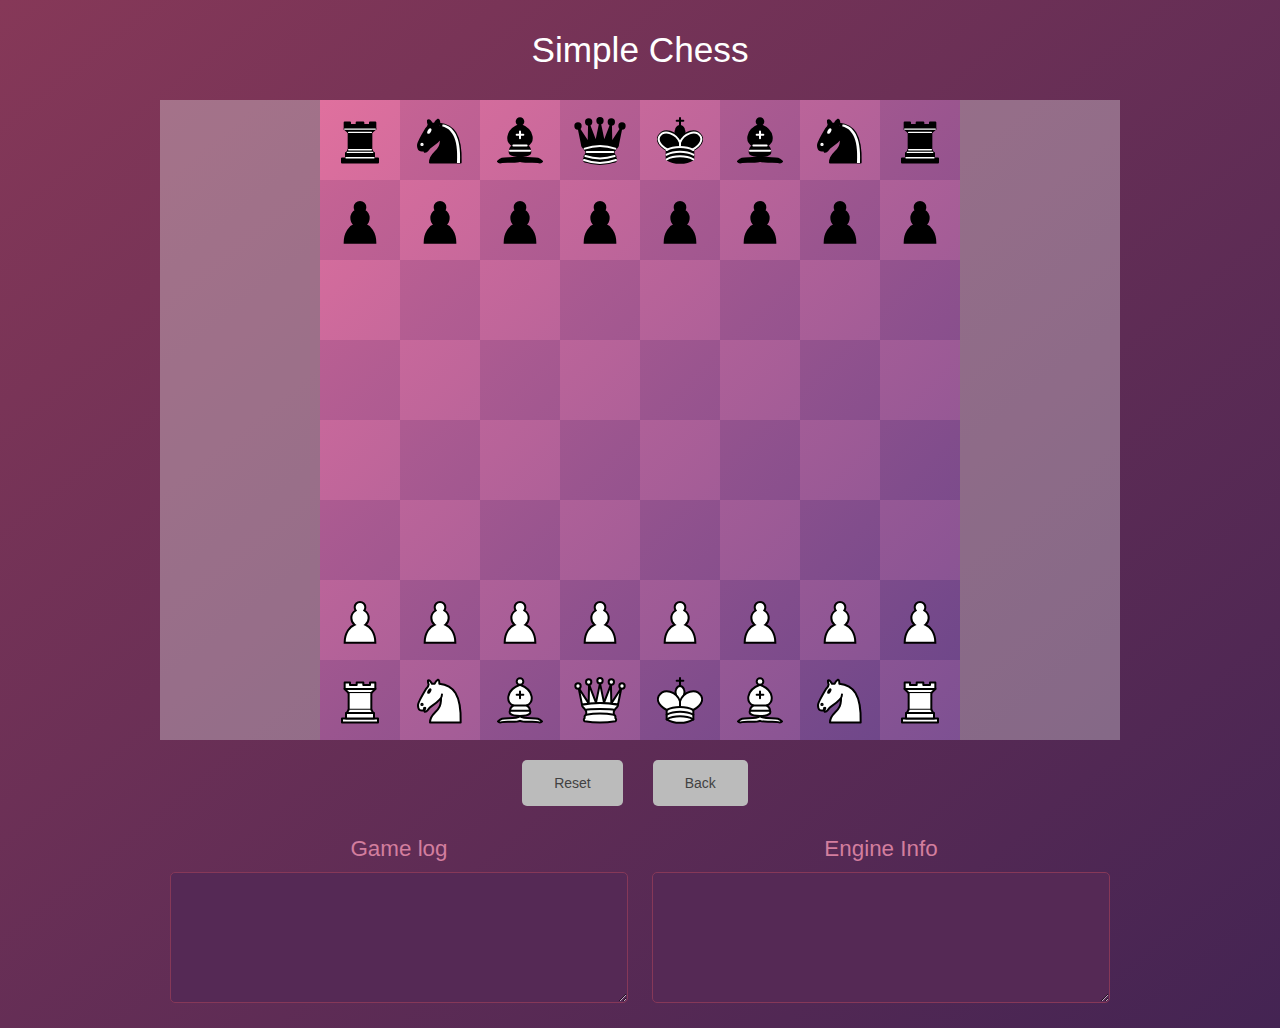
<file: index.html>
<!DOCTYPE html>
<html lang="en">
<head>
    <meta charset="UTF-8">
    <meta name="viewport" content="width=device-width, initial-scale=1.0">
    <title>Chess</title>
    <link rel="stylesheet" href="styles.css">
    <link rel="stylesheet" href="modalAlert.css">
</head>
<body >
    <div id="myContainer">
        <h1 class="title">Simple Chess</h1>
        
        <div id="main" class="main">
            <div id="wtaken" class="taken"></div>
            <div id="container" class="container"></div>
            <div id="btaken" class="btaken"></div>
            <div id="container-decoration" class="diagonal-gradient "></div>
        </div>
        <div class="controls">
            <button class="button" onclick="reset()">Reset</button>
            <button class="button" onclick="back()">Back</button>
        </div>
        <div id="info" class="info" >
            <div>
            <h2 class="subtitle">Game log</h2>
            <textarea id="fenlog" rows="8" cols="70" readonly class="logpanel">
            </textarea>
            </div>
            <div>
                <h2 class="subtitle">Engine Info</h2>
                <textarea id="gameinfo" rows="8" cols="70" readonly class="logpanel">
                </textarea>
             </div>
        </div>
    </div>
    
    <!-- Modal Dialog -->
    <div id="modalAlert" class="Modal is-hidden is-visuallyHidden">
        <!-- Modal content -->
        <div class="Modal-content">
            <span id="closeModal" class="Close">&times;</span>
            <p class="modalTitle">Check!</p>
            <div class="modalBodyContainer">
                <img src="img/king-icon.png" alt="check on king" style="width: 180px;">
                <p class="modalContent">Your king is under attack.</p>
            </div>
        </div>
    </div>
</body>


<script>
    const size = 80;
    const spiece = 60;
    //positions per row | active color | castling avalavility | En passant target square | number of moves since last pawn capture | fullmove number
    const initialGameInfo = "rnbqkbnr/pppppppp/8/8/8/8/PPPPPPPP/RNBQKBNR w KQkq - 0 0"; //FEN notation

    const st = "position:absolute; width:" + spiece + "px; height: " + spiece + "px; left:10px; top:10px; opacity:1; z-index:2;";  //style for pieces on the board
    const st2 = "position:absolute; width:" + spiece + "px; height: " + spiece + "px; left:10px; top:10px; opacity:0.4;"; //style for taken pieces
    const sqColor1 = '#f4f4f4';
    const sqColor2 = '#4d98a8';
    const sqColor1Move = '#ff0000'; //'#f4d6d6';
    const sqColor2Move = '#000'; //'#a84d4d';

    let board = [];
    let taken = [];
    let history = [];
    let row = 0;
    let col = 0;
    history.push(initialGameInfo); //initial state
    taken.push('');

    function cleanBoardInternalState(){
        for (let i = 0; i < 8; i++) {
            board[i]=[0,0,0,0,0,0,0,0];
        }
    }

    /**
     * Draw th board and initalize internal state
     *
     */
    function drawBoard(){
        //draw main board
        const c = document.getElementById('container');
        for (let i = 0; i < 8; i++) {
            for (let j = 0; j < 8; j++) {
                createSquare(i,j,c,sqColor1, sqColor2, "");
            }       
        }
        //draw taken boards
        const takenWhite = document.getElementById('wtaken');
        const takenBlack = document.getElementById('btaken');
        for (let i = 0; i < 8; i++) {
            for (let j = 0; j < 2; j++) {
                createSquare(i,j,takenWhite,"#f9fcfc70;", "#f9fcfc70;", "tw");
                createSquare(i,j,takenBlack,"#f9fcfc70;", "#f9fcfc70;", "tb");
            } 
        }
    }

    /**
     * Auxiliar function to create squares in all boards, main, taken white and taken black.
     * For taken sections allowdrop and drop are disabled
     *
     */
    function createSquare(i,j,container,color1, color2, prefix){
        let square = container.appendChild(document.createElement("div"));
        let st = "position:absolute; width:80px; height: 80px; ";
        st += "top:" + (i * size) + "px; left:" + (j*size) +"px;";
        st += (Math.round((i+j)/2) == (i+j)/2) ? "background-color:" + color1 : "background-color:" + color2  ;
        square.setAttribute('id', prefix + i + "-" + j);    
        square.setAttribute('style', st); 
        square.setAttribute('class', "boardsquare");
        if (prefix.length == 0) {
            square.setAttribute('ondragover', "allowDrop(event)");
            square.setAttribute('ondrop', "drop(event)");
        }
    }

    
    /**
     * Draw all the pieces on the board according to the position string information
     * 
     */
    function showPieces(){
        cleanBoardInternalState();
        const gameInfo = history[history.length-1].split(" ");
        const rows = gameInfo[0].split('/'); //get posinfo from gameInfo (tourn, castling, others )
        rows.forEach((row,index) => {
            let counter = 0;
            let offset = 0;
            while (counter < 8){
                let token = row.charAt(offset++);
                if (token.length == 0) break;
                if (parseInt(token)>0){
                    counter += parseInt(token);
                } else {
                    board[index][counter] = token;
                    square = document.getElementById( index + "-" + counter);
                    square.innerHTML = "";
                    let piece = square.appendChild(document.createElement("img"));
                    piece.setAttribute('id', token + parseInt(Math.random()*1000000));
                    piece.setAttribute('src', 'pieces/' + token + '.svg');
                    piece.setAttribute('style', st);
                    piece.setAttribute('draggable', true);
                    piece.setAttribute('ondragstart', "drag(event)");
                    piece.setAttribute('onmousedown','mouseDownOnPiece()');
                    piece.setAttribute('onmouseup','mouseUpOnPiece()');
                    counter++;
                }
           }
        });
    }

    function mouseDownOnPiece(){
        const parent = document.getElementById(event.target.id).parentElement;
        row = parseInt(parent.id.charAt(0));
        col = parseInt(parent.id.charAt(2));
        //check if turn belongs to the player
        if (!checkTurn(event.target.id)){
            return;
        }
        showPosibleMoves(row, col);
    }

    function mouseUpOnPiece(){
        cleanBoardSquares();
    }

    function drag(event){
        const pieceId = event.target.id;
        if (!checkTurn(pieceId)){
            return;
        }
        event.dataTransfer.setData("text", pieceId);
        const parent = document.getElementById(pieceId).parentElement;
    }

    function allowDrop(event){
        event.preventDefault();
    }

    /**
     * Drop the piece on the target and verifies if the movement is valid y not back to the previous state
     * 
     */ 
    function drop(event){
        event.preventDefault();
        let castlingStatus = '';
        if (movePiece2Position(event)){
            castlingStatus = castling(event); //execute castling if the move applied is a castling
           
            
            if (kingUnderAttack("enemy")) { //verify if the enemy king is in check after this move
                modalAlertOpen();
            }
            updateLog(castlingStatus); //update log as the last operation 
            markEnPassant(event);
            if (kingUnderAttack("own")){//revert move, the move is not valid... My King under attack if this move is allowed!
                back();
                return false;
            }
            updateInfoPanel();
            //engineMove(board);
            return true;
        }  
    }

    /**
     * Mark en passant square in the history log
     * @param {event} event
     * 
     */
    function markEnPassant(event){
        const pieceId = event.dataTransfer.getData("text");
        const targetSquare = (event.target.id.length > 3) ? event.target.parentElement.id : event.target.id;
        const m = (pieceId.charAt(0) == 'p') ? 1 : -1 
        const enPassantFlag = Math.abs(parseInt(targetSquare.charAt(0)) - row) == 2;
        if ( (pieceId.charAt(0) == 'p' || pieceId.charAt(0) == 'P') && enPassantFlag){ //pawn move first move
            const enPassantSquare = (row + m) + '-' + col;
            let gameState = history[history.length-1].split(' ');
            gameState[3] = enPassantSquare;
            history[history.length-1] = gameState.join(' ');
            console.log("Passant:" + history[history.length-1]);     
        }else{ //clean En Passant in log, no a pawn move first move
            const enPassant = history[history.length-1].split(' ');
            enPassant[3] = '-';
            history[history.length-1] = enPassant.join(' ');
        }
    }
    /**
     * Move a piece to it's new position, if it's occupied take the piece.
     * If the movement is castling, move the rook to the new position too
     * @param {event} event
     * 
     */
    function movePiece2Position(event){
        const pieceId = event.dataTransfer.getData("text"); //piece to move
        if (document.getElementById(pieceId) == null) return;
        const startSquare = document.getElementById(pieceId).parentElement.id;
        const targetSquare = (event.target.id.length > 3) ? event.target.parentElement.id : event.target.id;
        //check if the target square is a valid move
        const movs = getPossibleMoves(parseInt(startSquare.charAt(0)), parseInt(startSquare.charAt(2)));
        let flagValidMove = false;
        movs.forEach(mov => {
            if (mov[0] == targetSquare.charAt(0) && mov[1] == targetSquare.charAt(2)){
                flagValidMove = true; 
            }
        });
        if (!flagValidMove) return false; 
        let takenPiece = '';
        if ( document.getElementById(targetSquare).children.length > 0 ) { //square empty?
            takenPiece = document.getElementById(targetSquare).firstChild.id;
        } 
        taken.push(takenPiece); 
        movePiece(startSquare, targetSquare);
        return true; //move is valid
    }



    /*
     * Process castling movements
     * @param {string} targetSquare - square id where the king will be at the end of the movement
     * 
     */
    function castling(event){
        //when the movement is finished, the "event" gives us the target square to check the casting status
        const pieceId = event.dataTransfer.getData("text");
        const targetSquare = document.getElementById(pieceId).parentElement.id;
        const targetRow = targetSquare.charAt(0);
        const targetCol = targetSquare.charAt(2);
        const castlingStatus = history.slice(-1)[0].split(' ')[2]; //KQkq (castling options)
        let resultCastling = ''; //do not remove castling, default value
        const pieces = ['K','K','k','k'];
        const targets = [6,1,6,1];
        const statuses = ['K','Q','k','q'];
        const startCols = [1,-1,1,-1];
        const endCols = [-1,1,-1,1];
        const flagCastlings = ['X','X','x','x'];
        for (let i = 0; i < 4; i++){
            if ( pieceId.charAt(0) == pieces[i] && targetCol == targets[i] && castlingStatus.charAt(i) == statuses[i]) { //king movement for castling
                const rookStartSquare = targetRow + "-" + (parseInt(targetCol) + startCols[i]);
                const rookEndSquare = targetRow + "-" + (parseInt(targetCol) + endCols[i]);
                movePiece(rookStartSquare, rookEndSquare); //castling move
                resultCastling = flagCastlings[i];
                break;
            }
        }
        //remove castling option if the king is moved for the first time to a non castling position.
        if ( pieceId.charAt(0) == 'K' ){
            resultCastling = "X"; //remove castling options for Whites
        }
        if ( pieceId.charAt(0) == 'k' ){
            resultCastling = "x"; //remove castling options for Blacks
        }
        return resultCastling;
    }

    /**
     * Auxiliar function to move a piece from one square to another
     * @param {string} startSquare - square id where the piece is
     * @param {string} targetSquare - square id where the piece will be
     */
    function movePiece(startSquare, targetSquare, currentBoard = board){
        pieceId =  document.getElementById(startSquare).firstChild.id; 
        if (pieceId == null){
            return; //if there are no piece in the square, return
        }
        const targetSquareElem = document.getElementById(targetSquare);
        targetSquareElem.innerHTML = ''; //remove the piece from the square
        targetSquareElem.appendChild(document.getElementById(pieceId));
        const row = targetSquare.charAt(0);
        const col = targetSquare.charAt(2);
        currentBoard[row][col] = pieceId.charAt(0); //set new position for the piece
        const rowStart = startSquare.charAt(0);
        const colStart = startSquare.charAt(2);
        currentBoard[rowStart][colStart] = 0;  //remove piece from start position in board
        drawTaken();
        cleanBoardSquares(); //remove possible movements indicators
    }

    /*
     * Verify if the enemy king is under attack
     * @param {string} type - "own" or "enemy"
     */
    function kingUnderAttack(type, currentBoard = board){
        let teamToCheck = history[history.length-1].split(' ')[1]; //team that is active "own" by default
        if (type == "enemy"){
            teamtoCheck = (teamToCheck == "w") ? "b" : "w"; //change the team to check to "enemy"
        }
        for (let i = 0; i < 8; i++) {
            for (let j = 0; j < 8; j++) {
                if(currentBoard[i][j] == 0) continue; //skip empty squares
                if (teamToCheck == "w") { //if current team is white, check if black king is under attack
                    if (currentBoard[i][j].charCodeAt(0) < 97  && isKingInCheckFromPosition(i,j)){
                        return true;
                    }
                } else { //if current team is black, check if white king is under attack
                    if (currentBoard[i][j].charCodeAt(0) > 96  && isKingInCheckFromPosition(i,j)){
                        return true;
                    }
                }
            }
        }
        return false;
    }
    
    /*
     * Auxiliar function to verify if the king is under attack from an specific position
     * @param {string} i - row of the position
     * @param {string} j - col of the position
     */
    function isKingInCheckFromPosition(i, j, currentBoard = board){
        if (currentBoard[i][j]){ //document.getElementById(i + "-" +j).firstChild
            const team = (currentBoard[i][j].charCodeAt(0) > 96) ? 'w' : 'b'; //get the team ID under attack
            const enemyKingPosition = getKingPosition(team, currentBoard); //get the king position of the enemy team
            //const pieceId = document.getElementById(i + "-" +j).firstChild.id;
            const piece =currentBoard[i][j]
            const movs = getPossibleMoves(i, j, currentBoard);
            for (mov of movs) {
                if (mov[0] == enemyKingPosition[0] && mov[1] == enemyKingPosition[1]){
                    return true;
                }
            }
        }
        return false;
    }

    /**
     * draw all taken pieces on screen
     * 
     */
    function drawTaken(){
        row1 = row2 = col1 = col2 = 0;
        containerWhite = document.getElementById('wtaken');
        containerBlack = document.getElementById('btaken');
        let piece;
        taken.forEach(elem => {
            if (elem == '') return; //ignore moves with non taken pieces
            if( elem.charCodeAt(0)<97) { //white
                square = document.getElementById("tb" + row1 + "-" + col1++);
                square.innerHTML = "";
                piece = square.appendChild(document.createElement("img"));
                if (col1 > 1) {
                    row1++; col1=0;
                }
            } else { //black
                square = document.getElementById("tw" + row2 + "-" + col2++);
                square.innerHTML = "";
                piece = square.appendChild(document.createElement("img"));
                if (col2 > 1) {
                    row2++; col2=0;
                }
            }
            piece.setAttribute('id', elem);
            piece.setAttribute('src', 'pieces/' + elem.charAt(0) + '.svg');
            piece.setAttribute('style', st2);
        });
    }

    /**
     * reads the board and generate a string in LEN format for the log
     * if the game state does not change no log entry is generated
     * 
     */
    function updateLog(flagCastling){
        const gameState = history[history.length-1];
        const gameInfo = gameState.split(' ');
        let entry ="";
        for (let i = 0; i < 8; i++) {
            counter=0;
            let j = 0;
            while(j < 8){
                if (board[i][j] == 0){
                    counter++;
                } else {
                    entry += ((counter == 0) ? '' : counter) + board[i][j].charAt(0);
                    counter = 0;
                }
                j++;
            }
            entry += ((counter == 8) ? counter : '') + "/";
        }
        entry = entry.slice(0,-1);
        switch(flagCastling){ 
            case "X":
                gameInfo[2] = gameInfo[2].replace("K","_");
                gameInfo[2] = gameInfo[2].replace("Q","_");
                break;
            case "x":
                gameInfo[2] = gameInfo[2].replace("k","_");
                gameInfo[2] = gameInfo[2].replace("q","_");
                break;
        }
        entry += (gameInfo[1] == 'w') ? " b" : " w"; //next tourn team
        entry += ' ' + gameInfo[2]; //castling
        entry += ' ' + gameInfo[3]; //passant square id
        entry += ' ' + gameInfo[4]; //50 moves draw rule
        entry += ' ' + (parseInt(gameInfo[5]) + 1); //total moves counter
        history.push(entry);
    }

    /**
     * Update the FEN log on screen
     * 
     */
    function updateInfoPanel(){
        const fenlog = document.getElementById('fenlog'); //update FEN log
        fenlog.value = history.slice(1).join("\n");
        fenlog.scrollTop = fenlog.scrollHeight;
    }

    /**
     * reset the board to initial state
     *
     */
    function reset(){
        taken = [];
        history = [];
        history.push(initialGameInfo);
        cleanBoard();
        cleanBoardSquares();
        showPieces();
        updateInfoPanel();
    }

    /**
     * Go back one movement 
     * 
     */
    function back() {
        if (history.length == 1 ) return;
        history.splice(-1); //last movement goes into oblivion
        taken.splice(-1); 
        cleanBoard();
        showPieces();
        drawTaken();
        updateInfoPanel();
    }

    /**
     * Clean the board (screen representation)
     * 
     */
    function cleanBoard(){
        const squares = document.getElementsByClassName('boardsquare');
        for (let i=0 ; i < squares.length ; i++){
            squares[i].innerHTML = '';
        }
    }

    /*
     * Get all possible moves for a piece
     * @param {string} pieceId - id of the piece that is trying to move
     *
     */
    function getPossibleMoves(row, col, currentBoard = board){
        let movs = [];
        const piece = currentBoard[row][col];   
        switch(piece){
            case 'p' || 'P': //black pawn
                movs = checkMovsPawn(piece, row, col);
                break;
            case 'P': //white pawn
                movs = checkMovsPawn(piece, row, col);
                break;
            case 'r': //black Rock
                movs = checkMovsRowCol(piece, row, col);
                break;
            case 'R': //white Rock
                movs = checkMovsRowCol(piece, row, col);
                break;
            case 'b': //black Bishop
                movs = checkMovsDiag(piece, row, col);
                break;
            case 'B': //white Bishop
                movs = checkMovsDiag(piece, row, col);
                break;
            case 'q': //black Queen
                movs = checkMovsRowCol(piece, row, col).concat(checkMovsDiag(piece, row, col));
                break;
            case 'Q': //white Queen
                movs = checkMovsRowCol(piece, row, col).concat(checkMovsDiag(piece, row, col));
                break;
            case 'n': //black Knigth
                movs = checkMovsKnight(piece, row, col);
                break;
            case 'N': //white Knigth
                movs = checkMovsKnight(piece, row, col);
                break;
            case 'k': //black king
                movs = checkMovesKing(piece, row, col);
                break
            case 'K': //white king
                movs = checkMovesKing(piece, row, col);
                break
            }
        return movs;
    }

    /**
     * show posible moves for a piece
     * 
     */
    function showPosibleMoves(row, col, currentBoard=board) {
        const movs = getPossibleMoves(row, col, currentBoard );
        cleanBoardSquares();
        drawPossibleMoves(movs);
    }
    /*
     * Get the king position of the team with the active turn
    * @param {string} team - team to search for the king
    * @param {array} currentBoard - current board
     * 
     */
    function getKingPosition(team, currentBoard=board){
        //const team = history[history.length-1].split(' ')[1];
        const kingType = (team == 'w') ? 'K' : 'k'; //search for the ene
        for (let i = 0; i < 8; i++) {
            for (let j = 0; j < 8; j++) {
                if (currentBoard[i][j] == kingType){
                    return [i,j];
                }
            }
        }
    }

    /**
     * Mark all squares defined by movs on the screen
     *
     */
    function drawPossibleMoves(movs){
        movs.forEach(location => {
            const row = location[0];
            const col = location[1];
            const sq = document.getElementById(row + '-' + col);
            if ((row+col)/2 == parseInt((row+col)/2)){
                sq.style.setProperty('background-color', sqColor1Move);
            }else{
                sq.style.setProperty('background-color', sqColor2Move);
            }
        });
    }

    /**
     * Clean board squares to remove guides for possible moves
     *
     */
     function cleanBoardSquares(){
        let squares = document.getElementById('container').children;
        for(var i= 0 ; i< squares.length ; i++){
            const row = parseInt(squares[i].id.charAt(0));
            const col = parseInt(squares[i].id.charAt(2));
            if ((row+col)/2 == parseInt((row+col)/2)){
                squares[i].style.setProperty('background-color', sqColor1);
            }else{
                squares[i].style.setProperty('background-color', sqColor2);
            }
        }
    }



    /**
     * Returns an array with all the possible movements for a Pawn (W or B)
     * 
     */
    function checkMovsPawn(type,row,col){
        const m = (type == 'p') ? 1 : -1 //sign modifier -> Black : White
        let movs = [];
        if (sqIsFree(row + m, col)){
            movs.push([row + m, col]);
        }
        if( (row == 1 || row == 6) && sqIsFree(row + m ,col) && sqIsFree(row + 2*m ,col)){
            movs.push([row + 2*m ,col]);
        }
        if(canCapture(type,row+m,col+m)){
            movs.push([row+m, col+m]);
        }
        if(canCapture(type,row+m,col-m)){
            movs.push([row+m,col-m]);
        }
        return movs;
    }
    /**
     * Returns an array with all the possible movements for a Rows and Cols (r oe R)
     * 
     */
    function checkMovsRowCol(type, row, col){
        let movs = [];
        for( var i = col+1; i<8 ; i++){ //row to the right
            if(sqIsFree(row,i)){ 
                movs.push([row,i]);
            }else {
                if (canCapture(type, row, i)) {
                    movs.push([row,i]); 
                }
                break;
            }
        }
        for( var i = col-1; i>=0 ; i--){ //row to the left
            if(sqIsFree(row,i)){
                movs.push([row,i]);
            }else{
                if (canCapture(type, row, i)) {
                    movs.push([row,i]); 
                }
                break;
            }
        }
        for( var i = row+1; i<8 ; i++){ //col down
            if(sqIsFree(i,col)){ 
                movs.push([i,col]);
            }else{
                if (canCapture(type, i, col)) {
                    movs.push([i,col]); 
                }
                break;
            }
        }
        for( var i = row-1; i>=0 ; i--){ //col up
            if( sqIsFree(i,col)){ 
                movs.push([i,col]);
            } else {
                if (canCapture(type, i, col)) {
                    movs.push([i,col]); 
                }
                break;
            }
        }
        return movs;
    }

    /**
     * Check diagonal movements
     * 
     */
    function checkMovsDiag(type, row, col){
        const dirs=[[-1,+1],[-1,-1],[1,-1],[1,1]];
        
        let movs = [];
        dirs.forEach(d=>{
            for(let k = 1; k<8; k++){
                const r = row + k*d[0];
                const c = col + k*d[1];
                if (sqIsFree(r,c)){
                    movs.push([r,c]);
                } else {
                    if (canCapture(type, r, c)) {
                        movs.push([r, c]); 
                    }
                    break;
                }
            }
        });
        return movs;
    } 

    /**
     * Check possible moves for Knigths
     *
     */
    function checkMovsKnight(piece, row, col){
        const moves = [[-2,1],[-1,2],[1,2],[2,1],[2,-1],[1,-2],[-1,-2],[-2,-1]]; //possible moves
        const m = (piece == 'k') ? 1 : -1 //sign modifier
        let movs = [];
        moves.forEach(e=>{
            if(sqIsFree(row + e[0], col + e[1]) || canCapture(piece,row + e[0], col + e[1])){
                movs.push([row + e[0], col + e[1]]);
            }
        });
        return movs;
    }

    /**
     * Check possible moves for Kings
     *
     */
    function checkMovesKing(piece, row, col){
        const moves = [[0,1],[1,1],[1,0],[1,-1],[0,-1],[-1,-1],[-1,0],[-1,1]]; //possible moves around
        let movs = [];
        moves.forEach(e=>{
            if (!enemyKingIsClose(piece, row + e[0], col + e[1])){
                if(sqIsFree(row + e[0], col + e[1]) || canCapture(piece,row + e[0], col + e[1]) ){
                    movs.push([row + e[0], col + e[1]]);
                }
            } 
        });
        //check castling
        const castlingStatus = history.slice(-1)[0].split(' ')[2]; //KQkq (castling options)
        if (piece == 'K' && castlingStatus.charAt(0) == "K" && sqIsFree(7,5) && sqIsFree(7,6)){
            movs.push([7,6]);
        }
        if (piece == 'K' && castlingStatus.charAt(1) == "Q" && sqIsFree(7,3) && sqIsFree(7,2) && sqIsFree(7,1)){
            movs.push([7,1]);
        }
        if (piece == 'k' && castlingStatus.charAt(2) == "k" && sqIsFree(0,1) && sqIsFree(0,2) && sqIsFree(0,3)){
            movs.push([0,1]);
        }
        if (piece == 'k' && castlingStatus.charAt(3) == "q" && sqIsFree(0,5) && sqIsFree(0,6) ){
            movs.push([0,6]);
        }
        return movs;
    }

    /**
     * Check if the enemy king is in some square around this position
     * 
     */
    function enemyKingIsClose(piece, row, col){
        const positions2Check = [[0,1],[1,1],[1,0],[1,-1],[0,-1],[-1,-1],[-1,0],[-1,1]];
        const enemyPiece = (piece == 'k') ? 'K' : 'k';
        for (var i=0; i< positions2Check.length; i++){
            const rowAux = row + positions2Check[i][0];
            const colAux = col + positions2Check[i][1];
            const piece2Check = document.getElementById(rowAux + "-" + colAux);
            if (piece2Check != null){
                if( piece2Check.children.length > 0 && piece2Check.children[0].id.charAt(0) == enemyPiece){
                    return true; 
                }
            }
        }
        return false;
    }

    /**
     * check if the square is free in a board
     * @param {number} row
     * @param {number} col
     * 
     */
    function sqIsFree(row, col)  {
        if (row > 7 || col > 7 || row < 0 || col < 0){ //check board boundaries
            return false;
        }
        return board[row][col] == 0;
    }

    /**
     * Verifies if we can capture a piece in a row,col position
     * type = lowercase if black | UPPERCASE if white
     * 
     */
    function canCapture(type, row, col){
        const sqId = row + "-" + col;
        if (document.getElementById(sqId) == null){ //check for squares outside the board
            return false;
        }
        const pieceInTargetSq = document.getElementById(sqId).children;
        if (pieceInTargetSq.length == 0){
            return false; //there is no piece in that position therefore nothing to capture
        }
        const targetPiece = pieceInTargetSq[0].id.charCodeAt(0);
        if (type.charCodeAt(0) < 97 && targetPiece < 97 ){ // UPPERCASE (we are on a White turn)
            return false;
        } 
        if (type.charCodeAt(0) > 97 && targetPiece > 97 ){ // lowercase (we are on a Black turn)
            return false;
        } 
        return true;
    }

    function checkTurn(pieceId){
        const gameData = history[history.length-1].split(' ');
        const activeType = gameData[1]; //turn
        let pieceCode = pieceId.charCodeAt(0); // Returns the letter that correspond to the piece that the user is trying to move (P=white pawn)
        if ((pieceCode > 97 && activeType == "w") || (pieceCode < 97 && activeType == "b")){
            return false; 
        } else {
            return true; //return T if the pieceCode number correspond to the current active type
        }
    }
    
    //START
    drawBoard();
    showPieces();


    /*******************************************************************************
     *  Chess Engine
     *******************************************************************************/
    let gameState = null;

    class Node{
        constructor(id, level,pieceId, end,fenboard, parent){
            this.id = id;
            this.level = level;
            this.pieceId = pieceId; 
            this.end = end; //end position of the piece after the move
            this.fenboard = fenboard; //FEN board before the move
            this.parent = parent; //parent node
        }

        /**
         * Converts the FEN string board format to an array and applies the move
         *  
         * @returns {array} 2d array with the board
         */
        getBoard2d(){
            const result = [];
            const data = this.fenboard.split(' ')[0].split('/');
            let i = 0;
            data.forEach(rowElement => {
                let row = [0,0,0,0,0,0,0,0];
                let col = 0;
                const rowPieces = rowElement.split('');
                rowPieces.forEach(piece => {
                    if (parseInt(piece) > 0) {
                        col+=parseInt(piece);
                    }else{
                        row[col] = piece;
                        col ++;
                    }   
                });
                result.push(row);
            });
            //apply the move

            return result;
        }
    }

    function engineMove(currentBoard = board){
        //build all the possible moves for the current board state
        let myTeam = history[history.length-1].split(' ')[1]; //get machine's team
        let posibleMovs = [];
        for (let i = 0; i < 8; i++) {
            for (let j = 0; j < 8; j++) {
                const square = document.getElementById(i+'-'+j);
                if (!square.firstChild) continue; //skip empty squares
                const pieceId = square.firstChild.id;
                const movs = getPossibleMoves(i,j,currentBoard);
                if (myTeam == "w")  { 
                    if (board[i][j].charCodeAt(0) < 97 && movs.length > 0){
                        posibleMovs.push({id:pieceId, movs:movs});
                    }
                } else { 
                    if (board[i][j].charCodeAt(0) > 96 && movs.length > 0){
                        posibleMovs.push({id:pieceId, movs:movs});
                    }
                }
            }
        }
        //for each posible move, create a node and add it to the tree
        let level = 1;
        let nodeId = 0;
        posibleMovs.forEach(mov => {
            nodeId++;
            const aux = new Node(1, nodeId, mov.id, mov.mov, history[history.length-1], null);
            const res = aux.getBoard2d();
            console.log(res);
        });
        //check is my king is under atttack, in that case some of the movs are not allowed, 'posibleMovs' needs a cleanup
        if(kingUnderAttack()){
            
        }
        console.log(posibleMovs);
    }


        const aux = new Node(0, 1, "K", [4,5], history[history.length-1], null);
        const res = aux.getBoard2d();
        console.log(res);
    
</script>
<script src="modalAlert.js"></script>
</html>
</file>
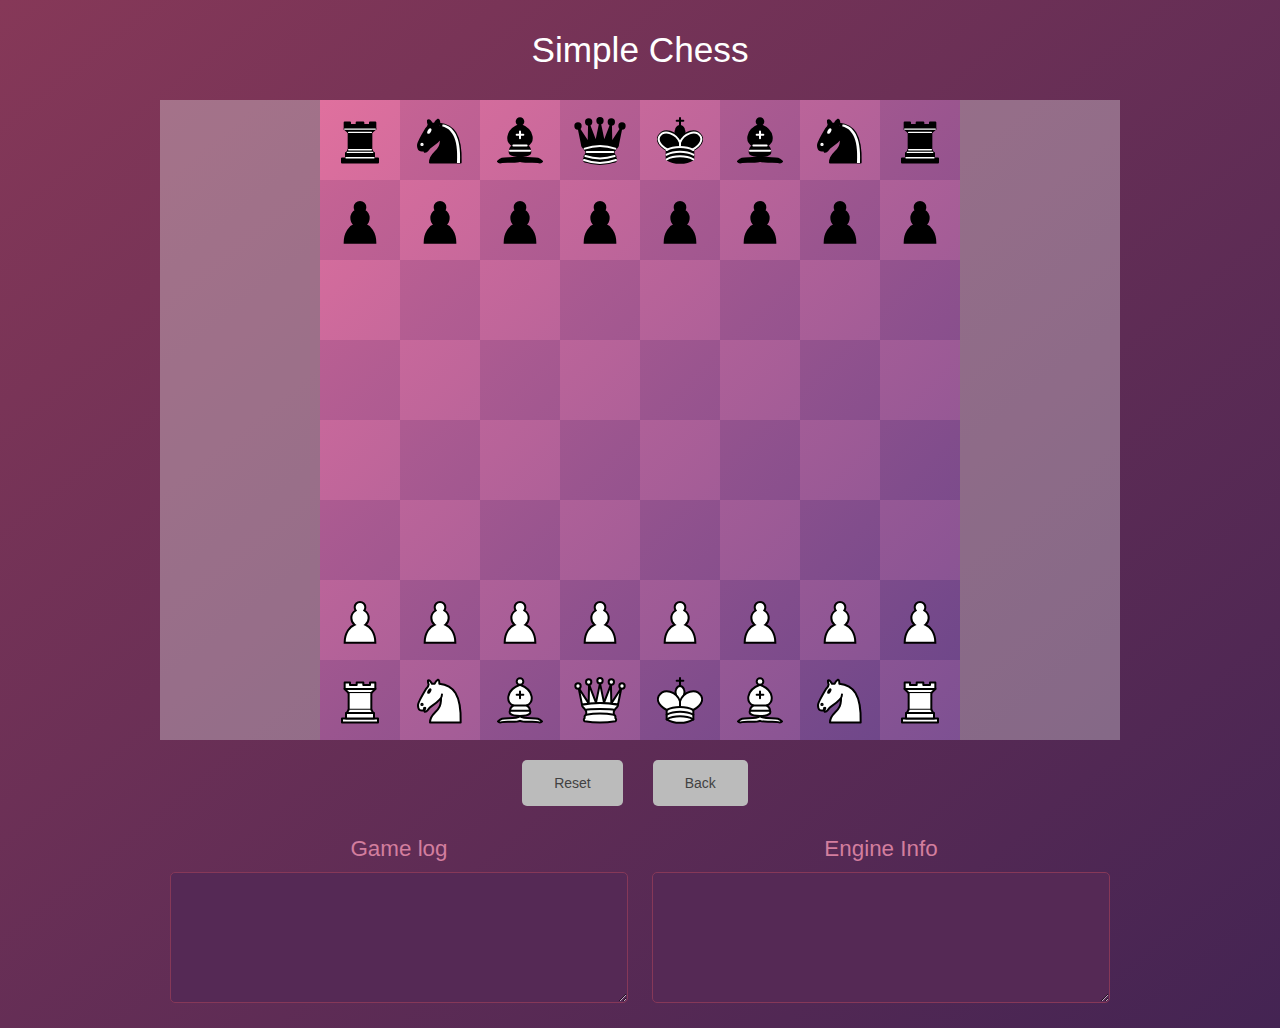
<file: chess.html>
<!DOCTYPE html>
<html lang="en">
<head>
    <meta charset="UTF-8">
    <meta name="viewport" content="width=device-width, initial-scale=1.0">
    <title>Chess</title>
    <link rel="stylesheet" href="styles.css">
    <link rel="stylesheet" href="modalAlert.css">
</head>
<body >
    <div id="myContainer">
        <h1 class="title">Simple Chess</h1>
        
        <div id="main" class="main">
            <div id="wtaken" class="taken"></div>
            <div id="container" class="container"></div>
            <div id="btaken" class="btaken"></div>
            <div id="container-decoration" class="diagonal-gradient "></div>
        </div>
        <div class="controls">
            <button class="button" onclick="reset()">Reset</button>
            <button class="button" onclick="back()">Back</button>
        </div>
        <div id="info" class="info" >
            <div>
            <h2 class="subtitle">Game log</h2>
            <textarea id="fenlog" rows="8" cols="70" readonly class="logpanel">
            </textarea>
            </div>
            <div>
                <h2 class="subtitle">Engine Info</h2>
                <textarea id="gameinfo" rows="8" cols="70" readonly class="logpanel">
                </textarea>
             </div>
        </div>
    </div>
    
    <!-- Modal Dialog -->
    <div id="modalAlert" class="Modal is-hidden is-visuallyHidden">
        <!-- Modal content -->
        <div class="Modal-content">
            <span id="closeModal" class="Close">&times;</span>
            <p class="modalTitle">Check!</p>
            <div class="modalBodyContainer">
                <img src="img/king-icon.png" alt="check on king" style="width: 180px;">
                <p class="modalContent">Your king is under attack.</p>
            </div>
        </div>
    </div>
</body>


<script>
    const size = 80;
    const spiece = 60;
    //positions per row | active color | castling avalavility | En passant target square | number of moves since last pawn capture | fullmove number
    const initialGameInfo = "rnbqkbnr/pppppppp/8/8/8/8/PPPPPPPP/RNBQKBNR w KQkq - 0 0"; //FEN notation

    const st = "position:absolute; width:" + spiece + "px; height: " + spiece + "px; left:10px; top:10px; opacity:1; z-index:2;";  //style for pieces on the board
    const st2 = "position:absolute; width:" + spiece + "px; height: " + spiece + "px; left:10px; top:10px; opacity:0.4;"; //style for taken pieces
    const sqColor1 = '#f4f4f4';
    const sqColor2 = '#4d98a8';
    const sqColor1Move = '#ff0000'; //'#f4d6d6';
    const sqColor2Move = '#000'; //'#a84d4d';

    let board = [];
    let taken = [];
    let history = [];
    history.push(initialGameInfo); //initial state
    taken.push('');

    function cleanBoardInternalState(){
        for (let i = 0; i < 8; i++) {
            board[i]=[0,0,0,0,0,0,0,0];
        }
    }

    /**
     * Draw th board and initalize internal state
     *
     */
    function drawBoard(){
        //draw main board
        const c = document.getElementById('container');
        for (let i = 0; i < 8; i++) {
            for (let j = 0; j < 8; j++) {
                createSquare(i,j,c,sqColor1, sqColor2, "");
            }       
        }
        //draw taken boards
        const takenWhite = document.getElementById('wtaken');
        const takenBlack = document.getElementById('btaken');
        for (let i = 0; i < 8; i++) {
            for (let j = 0; j < 2; j++) {
                createSquare(i,j,takenWhite,"#f9fcfc70;", "#f9fcfc70;", "tw");
                createSquare(i,j,takenBlack,"#f9fcfc70;", "#f9fcfc70;", "tb");
            } 
        }
    }

    /**
     * Auxiliar function to create squares in all boards, main, taken white and taken black.
     * For taken sections allowdrop and drop are disabled
     *
     */
    function createSquare(i,j,container,color1, color2, prefix){
        let square = container.appendChild(document.createElement("div"));
        let st = "position:absolute; width:80px; height: 80px; ";
        st += "top:" + (i * size) + "px; left:" + (j*size) +"px;";
        st += (Math.round((i+j)/2) == (i+j)/2) ? "background-color:" + color1 : "background-color:" + color2  ;
        square.setAttribute('id', prefix + i + "-" + j);    
        square.setAttribute('style', st); 
        square.setAttribute('class', "boardsquare");
        if (prefix.length == 0) {
            square.setAttribute('ondragover', "allowDrop(event)");
            square.setAttribute('ondrop', "drop(event)");
        }
    }

    
    /**
     * Draw all the pieces on the board according to the position string information
     * 
     */
    function showPieces(){
        cleanBoardInternalState();
        const gameInfo = history[history.length-1].split(" ");
        const rows = gameInfo[0].split('/'); //get posinfo from gameInfo (tourn, castling, others )
        rows.forEach((row,index) => {
            let counter = 0;
            let offset = 0;
            while (counter < 8){
                let token = row.charAt(offset++);
                if (token.length == 0) break;
                if (parseInt(token)>0){
                    counter += parseInt(token);
                } else {
                    board[index][counter] = token;
                    square = document.getElementById( index + "-" + counter);
                    square.innerHTML = "";
                    let piece = square.appendChild(document.createElement("img"));
                    piece.setAttribute('id', token + parseInt(Math.random()*1000000));
                    piece.setAttribute('src', 'pieces/' + token + '.svg');
                    piece.setAttribute('style', st);
                    piece.setAttribute('draggable', true);
                    piece.setAttribute('ondragstart', "drag(event)");
                    piece.setAttribute('onmousedown','mouseDownOnPiece()');
                    piece.setAttribute('onmouseup','mouseUpOnPiece()');
                    counter++;
                }
           }
        });
    }

    function mouseDownOnPiece(){
        const parent = document.getElementById(event.target.id).parentElement;
        row = parseInt(parent.id.charAt(0));
        col = parseInt(parent.id.charAt(2));
        //check if turn belongs to the player
        if (!checkTurn(event.target.id)){
            return;
        }
        showPosibleMoves(row, col);
    }

    function mouseUpOnPiece(){
        cleanBoardSquares();
    }

    function drag(event){
        const pieceId = event.target.id;
        if (!checkTurn(pieceId)){
            return;
        }
        event.dataTransfer.setData("text", pieceId);
        const parent = document.getElementById(pieceId).parentElement;
    }

    function allowDrop(event){
        event.preventDefault();
    }

    /**
     * Drop the piece on the target and verifies if the movement is valid y not back to the previous state
     * 
     */ 
    function drop(event){
        event.preventDefault();
        let castlingStatus = '';
        if (movePiece2Position(event)){
            castlingStatus = castling(event); //execute castling if the move applied is a castling
            if (kingUnderAttack("enemy")) { //verify if the enemy king is in check after this move
                modalAlertOpen();
            }
            updateLog(castlingStatus); //update log as the last operation 
            if (kingUnderAttack("own")){//revert move, the move is not valid... My King under attack if this move is allowed!
                back();
                return false;
            }
            updateInfoPanel();
            //engineMove(board);
            return true;
        }  
    }

    /**
     * Move a piece to it's new position, if it's occupied take the piece.
     * If the movement is castling, move the rook to the new position too
     * @param {event} event
     * 
     */
    function movePiece2Position(event){
        const pieceId = event.dataTransfer.getData("text"); //piece to move
        if (document.getElementById(pieceId) == null){
            return
        }
        const startSquare = document.getElementById(pieceId).parentElement.id;
        const targetSquare = (event.target.id.length > 3) ? event.target.parentElement.id : event.target.id;
        //check if the target square is a valid move
        const movs = getPossibleMoves(parseInt(startSquare.charAt(0)), parseInt(startSquare.charAt(2)));
        let flagValidMove = false;
        movs.forEach(mov => {
            if (mov[0] == targetSquare.charAt(0) && mov[1] == targetSquare.charAt(2)){
                flagValidMove = true; 
            }
        });
        if (!flagValidMove) return false; 
        let takenPiece = '';
        if ( document.getElementById(targetSquare).children.length > 0 ) { //square empty?
            takenPiece = document.getElementById(targetSquare).firstChild.id;
        } 
        taken.push(takenPiece); 
        movePiece(startSquare, targetSquare);
        return true; //move is valid
    }

    /*
     * Process castling movements
     * @param {string} targetSquare - square id where the king will be at the end of the movement
     * 
     */
    function castling(event){
        //when the movement is finished, the "event" gives us the target square to check the casting status
        const pieceId = event.dataTransfer.getData("text");
        const targetSquare = document.getElementById(pieceId).parentElement.id;
        const targetRow = targetSquare.charAt(0);
        const targetCol = targetSquare.charAt(2);
        const castlingStatus = history.slice(-1)[0].split(' ')[2]; //KQkq (castling options)
        let resultCastling = ''; //do not remove castling, default value
        const pieces = ['K','K','k','k'];
        const targets = [6,1,6,1];
        const statuses = ['K','Q','k','q'];
        const startCols = [1,-1,1,-1];
        const endCols = [-1,1,-1,1];
        const flagCastlings = ['X','X','x','x'];
        for (let i = 0; i < 4; i++){
            if ( pieceId.charAt(0) == pieces[i] && targetCol == targets[i] && castlingStatus.charAt(i) == statuses[i]) { //king movement for castling
                const rookStartSquare = targetRow + "-" + (parseInt(targetCol) + startCols[i]);
                const rookEndSquare = targetRow + "-" + (parseInt(targetCol) + endCols[i]);
                movePiece(rookStartSquare, rookEndSquare); //castling move
                resultCastling = flagCastlings[i];
                break;
            }
        }
        //remove castling option if the king is moved for the first time to a non castling position.
        if ( pieceId.charAt(0) == 'K' ){
            resultCastling = "X"; //remove castling options for Whites
        }
        if ( pieceId.charAt(0) == 'k' ){
            resultCastling = "x"; //remove castling options for Blacks
        }
        return resultCastling;
    }

    /**
     * Auxiliar function to move a piece from one square to another
     * @param {string} startSquare - square id where the piece is
     * @param {string} targetSquare - square id where the piece will be
     */
    function movePiece(startSquare, targetSquare, currentBoard = board){
        pieceId =  document.getElementById(startSquare).firstChild.id; 
        if (pieceId == null){
            return; //if there are no piece in the square, return
        }
        const targetSquareElem = document.getElementById(targetSquare);
        targetSquareElem.innerHTML = ''; //remove the piece from the square
        targetSquareElem.appendChild(document.getElementById(pieceId));
        const row = targetSquare.charAt(0);
        const col = targetSquare.charAt(2);
        currentBoard[row][col] = pieceId.charAt(0); //set new position for the piece
        const rowStart = startSquare.charAt(0);
        const colStart = startSquare.charAt(2);
        currentBoard[rowStart][colStart] = 0;  //remove piece from start position in board
        drawTaken();
        cleanBoardSquares(); //remove possible movements indicators
    }

    /*
     * Verify if the enemy king is under attack
     * @param {string} type - "own" or "enemy"
     */
    function kingUnderAttack(type, currentBoard = board){
        let teamToCheck = history[history.length-1].split(' ')[1]; //team that is active "own" by default
        if (type == "enemy"){
            teamtoCheck = (teamToCheck == "w") ? "b" : "w"; //change the team to check to "enemy"
        }
        for (let i = 0; i < 8; i++) {
            for (let j = 0; j < 8; j++) {
                if(currentBoard[i][j] == 0) continue; //skip empty squares
                if (teamToCheck == "w") { //if current team is white, check if black king is under attack
                    if (currentBoard[i][j].charCodeAt(0) < 97  && isKingInCheckFromPosition(i,j)){
                        return true;
                    }
                } else { //if current team is black, check if white king is under attack
                    if (currentBoard[i][j].charCodeAt(0) > 96  && isKingInCheckFromPosition(i,j)){
                        return true;
                    }
                }
            }
        }
        return false;
    }
    
    /*
     * Auxiliar function to verify if the king is under attack from an specific position
     * @param {string} i - row of the position
     * @param {string} j - col of the position
     */
    function isKingInCheckFromPosition(i, j, currentBoard = board){
        if (currentBoard[i][j]){ //document.getElementById(i + "-" +j).firstChild
            const team = (currentBoard[i][j].charCodeAt(0) > 96) ? 'w' : 'b'; //get the team ID under attack
            const enemyKingPosition = getKingPosition(team, currentBoard); //get the king position of the enemy team
            //const pieceId = document.getElementById(i + "-" +j).firstChild.id;
            const piece =currentBoard[i][j]
            const movs = getPossibleMoves(i, j, currentBoard);
            for (mov of movs) {
                if (mov[0] == enemyKingPosition[0] && mov[1] == enemyKingPosition[1]){
                    return true;
                }
            }
        }
        return false;
    }

    /**
     * draw all taken pieces on screen
     * 
     */
    function drawTaken(){
        row1 = row2 = col1 = col2 = 0;
        containerWhite = document.getElementById('wtaken');
        containerBlack = document.getElementById('btaken');
        let piece;
        taken.forEach(elem => {
            if (elem == '') return; //ignore moves with non taken pieces
            if( elem.charCodeAt(0)<97) { //white
                square = document.getElementById("tb" + row1 + "-" + col1++);
                square.innerHTML = "";
                piece = square.appendChild(document.createElement("img"));
                if (col1 > 1) {
                    row1++; col1=0;
                }
            } else { //black
                square = document.getElementById("tw" + row2 + "-" + col2++);
                square.innerHTML = "";
                piece = square.appendChild(document.createElement("img"));
                if (col2 > 1) {
                    row2++; col2=0;
                }
            }
            piece.setAttribute('id', elem);
            piece.setAttribute('src', 'pieces/' + elem.charAt(0) + '.svg');
            piece.setAttribute('style', st2);
        });
    }

    /**
     * reads the board and generate a string in LEN format for the log
     * if the game state does not change no log entry is generated
     * 
     */
    function updateLog(flagCastling){
        const gameState = history[history.length-1];
        const gameInfo = gameState.split(' ');
        let entry ="";
        for (let i = 0; i < 8; i++) {
            counter=0;
            let j = 0;
            while(j < 8){
                if (board[i][j] == 0){
                    counter++;
                } else {
                    entry += ((counter == 0) ? '' : counter) + board[i][j].charAt(0);
                    counter = 0;
                }
                j++;
            }
            entry += ((counter == 8) ? counter : '') + "/";
        }
        entry = entry.slice(0,-1);
        switch(flagCastling){ 
            case "X":
                gameInfo[2] = gameInfo[2].replace("K","_");
                gameInfo[2] = gameInfo[2].replace("Q","_");
                break;
            case "x":
                gameInfo[2] = gameInfo[2].replace("k","_");
                gameInfo[2] = gameInfo[2].replace("q","_");
                break;
        }
        entry += (gameInfo[1] == 'w') ? " b" : " w"; //next tourn team
        entry += ' ' + gameInfo[2]; //castling
        entry += ' ' + gameInfo[3]; //passant square id
        entry += ' ' + gameInfo[4]; //50 moves draw rule
        entry += ' ' + (parseInt(gameInfo[5]) + 1); //total moves counter
        history.push(entry);
    }

    /**
     * Update the FEN log on screen
     * 
     */
    function updateInfoPanel(){
        const fenlog = document.getElementById('fenlog'); //update FEN log
        fenlog.value = history.slice(1).join("\n");
        fenlog.scrollTop = fenlog.scrollHeight;
    }

    /**
     * reset the board to initial state
     *
     */
    function reset(){
        taken = [];
        history = [];
        history.push(initialGameInfo);
        cleanBoard();
        cleanBoardSquares();
        showPieces();
        updateInfoPanel();
    }

    /**
     * Go back one movement 
     * 
     */
    function back() {
        if (history.length == 1 ) return;
        history.splice(-1); //last movement goes into oblivion
        taken.splice(-1); 
        cleanBoard();
        showPieces();
        drawTaken();
        updateInfoPanel();
    }

    /**
     * Clean the board (screen representation)
     * 
     */
    function cleanBoard(){
        const squares = document.getElementsByClassName('boardsquare');
        for (let i=0 ; i < squares.length ; i++){
            squares[i].innerHTML = '';
        }
    }

    /*
     * Get all possible moves for a piece
     * @param {string} pieceId - id of the piece that is trying to move
     *
     */
    function getPossibleMoves(row, col, currentBoard = board){
        let movs = [];
        const piece = currentBoard[row][col];   
        switch(piece){
            case 'p' || 'P': //black pawn
                movs = checkMovsPawn(piece, row, col);
                break;
            case 'P': //white pawn
                movs = checkMovsPawn(piece, row, col);
                break;
            case 'r': //black Rock
                movs = checkMovsRowCol(piece, row, col);
                break;
            case 'R': //white Rock
                movs = checkMovsRowCol(piece, row, col);
                break;
            case 'b': //black Bishop
                movs = checkMovsDiag(piece, row, col);
                break;
            case 'B': //white Bishop
                movs = checkMovsDiag(piece, row, col);
                break;
            case 'q': //black Queen
                movs = checkMovsRowCol(piece, row, col).concat(checkMovsDiag(piece, row, col));
                break;
            case 'Q': //white Queen
                movs = checkMovsRowCol(piece, row, col).concat(checkMovsDiag(piece, row, col));
                break;
            case 'n': //black Knigth
                movs = checkMovsKnight(piece, row, col);
                break;
            case 'N': //white Knigth
                movs = checkMovsKnight(piece, row, col);
                break;
            case 'k': //black king
                movs = checkMovesKing(piece, row, col);
                break
            case 'K': //white king
                movs = checkMovesKing(piece, row, col);
                break
            }
        return movs;
    }

    /**
     * show posible moves for a piece
     * 
     */
    function showPosibleMoves(row, col, currentBoard=board) {
        const movs = getPossibleMoves(row, col, currentBoard );
        cleanBoardSquares();
        drawPossibleMoves(movs);
    }
    /*
     * Get the king position of the team with the active turn
    * @param {string} team - team to search for the king
    * @param {array} currentBoard - current board
     * 
     */
    function getKingPosition(team, currentBoard=board){
        //const team = history[history.length-1].split(' ')[1];
        const kingType = (team == 'w') ? 'K' : 'k'; //search for the ene
        for (let i = 0; i < 8; i++) {
            for (let j = 0; j < 8; j++) {
                if (currentBoard[i][j] == kingType){
                    return [i,j];
                }
            }
        }
    }

    /**
     * Mark all squares defined by movs on the screen
     *
     */
    function drawPossibleMoves(movs){
        movs.forEach(location => {
            const row = location[0];
            const col = location[1];
            const sq = document.getElementById(row + '-' + col);
            if ((row+col)/2 == parseInt((row+col)/2)){
                sq.style.setProperty('background-color', sqColor1Move);
            }else{
                sq.style.setProperty('background-color', sqColor2Move);
            }
        });
    }

    /**
     * Clean board squares to remove guides for possible moves
     *
     */
     function cleanBoardSquares(){
        let squares = document.getElementById('container').children;
        for(var i= 0 ; i< squares.length ; i++){
            const row = parseInt(squares[i].id.charAt(0));
            const col = parseInt(squares[i].id.charAt(2));
            if ((row+col)/2 == parseInt((row+col)/2)){
                squares[i].style.setProperty('background-color', sqColor1);
            }else{
                squares[i].style.setProperty('background-color', sqColor2);
            }
        }
    }

    /**
     * Returns an array with all the possible movements for a Pawn (W or B)
     * 
     */
    function checkMovsPawn(type,row,col){
        const m = (type == 'p') ? 1 : -1 //sign modifier -> Black : White
        let movs = [];
        if (sqIsFree(row + m, col)){
            movs.push([row + m, col]);
        }
        if( (row == 1 || row == 6) && sqIsFree(row + m ,col) && sqIsFree(row + 2*m ,col)){
            movs.push([row + 2*m ,col]);
            //en passant flag
            //enpassantBlack = (row+1) + "-" + col;
        }
        if(canCapture(type,row+m,col+m)){
            movs.push([row+m, col+m]);
        }
        if(canCapture(type,row+m,col-m)){
            movs.push([row+m,col-m]);
        }
        return movs;
    }
    /**
     * Returns an array with all the possible movements for a Rows and Cols (r oe R)
     * 
     */
    function checkMovsRowCol(type, row, col){
        let movs = [];
        for( var i = col+1; i<8 ; i++){ //row to the right
            if(sqIsFree(row,i)){ 
                movs.push([row,i]);
            }else {
                if (canCapture(type, row, i)) {
                    movs.push([row,i]); 
                }
                break;
            }
        }
        for( var i = col-1; i>=0 ; i--){ //row to the left
            if(sqIsFree(row,i)){
                movs.push([row,i]);
            }else{
                if (canCapture(type, row, i)) {
                    movs.push([row,i]); 
                }
                break;
            }
        }
        for( var i = row+1; i<8 ; i++){ //col down
            if(sqIsFree(i,col)){ 
                movs.push([i,col]);
            }else{
                if (canCapture(type, i, col)) {
                    movs.push([i,col]); 
                }
                break;
            }
        }
        for( var i = row-1; i>=0 ; i--){ //col up
            if( sqIsFree(i,col)){ 
                movs.push([i,col]);
            } else {
                if (canCapture(type, i, col)) {
                    movs.push([i,col]); 
                }
                break;
            }
        }
        return movs;
    }

    /**
     * Check diagonal movements
     * 
     */
    function checkMovsDiag(type, row, col){
        const dirs=[[-1,+1],[-1,-1],[1,-1],[1,1]];
        
        let movs = [];
        dirs.forEach(d=>{
            for(let k = 1; k<8; k++){
                const r = row + k*d[0];
                const c = col + k*d[1];
                if (sqIsFree(r,c)){
                    movs.push([r,c]);
                } else {
                    if (canCapture(type, r, c)) {
                        movs.push([r, c]); 
                    }
                    break;
                }
            }
        });
        return movs;
    } 

    /**
     * Check possible moves for Knigths
     *
     */
    function checkMovsKnight(piece, row, col){
        const moves = [[-2,1],[-1,2],[1,2],[2,1],[2,-1],[1,-2],[-1,-2],[-2,-1]]; //possible moves
        const m = (piece == 'k') ? 1 : -1 //sign modifier
        let movs = [];
        moves.forEach(e=>{
            if(sqIsFree(row + e[0], col + e[1]) || canCapture(piece,row + e[0], col + e[1])){
                movs.push([row + e[0], col + e[1]]);
            }
        });
        return movs;
    }

    /**
     * Check possible moves for Kings
     *
     */
    function checkMovesKing(piece, row, col){
        const moves = [[0,1],[1,1],[1,0],[1,-1],[0,-1],[-1,-1],[-1,0],[-1,1]]; //possible moves around
        let movs = [];
        moves.forEach(e=>{
            if (!enemyKingIsClose(piece, row + e[0], col + e[1])){
                if(sqIsFree(row + e[0], col + e[1]) || canCapture(piece,row + e[0], col + e[1]) ){
                    movs.push([row + e[0], col + e[1]]);
                }
            } 
        });
        //check castling
        const castlingStatus = history.slice(-1)[0].split(' ')[2]; //KQkq (castling options)
        if (piece == 'K' && castlingStatus.charAt(0) == "K" && sqIsFree(7,5) && sqIsFree(7,6)){
            movs.push([7,6]);
        }
        if (piece == 'K' && castlingStatus.charAt(1) == "Q" && sqIsFree(7,3) && sqIsFree(7,2) && sqIsFree(7,1)){
            movs.push([7,1]);
        }
        if (piece == 'k' && castlingStatus.charAt(2) == "k" && sqIsFree(0,1) && sqIsFree(0,2) && sqIsFree(0,3)){
            movs.push([0,1]);
        }
        if (piece == 'k' && castlingStatus.charAt(3) == "q" && sqIsFree(0,5) && sqIsFree(0,6) ){
            movs.push([0,6]);
        }
        return movs;
    }

    /**
     * Check if the enemuy king is in some square around this position
     * 
     */
    function enemyKingIsClose(piece, row, col){
        const positions2Check = [[0,1],[1,1],[1,0],[1,-1],[0,-1],[-1,-1],[-1,0],[-1,1]];
        const enemyPiece = (piece == 'k') ? 'K' : 'k';
        for (var i=0; i< positions2Check.length; i++){
            const rowAux = row + positions2Check[i][0];
            const colAux = col + positions2Check[i][1];
            const piece2Check = document.getElementById(rowAux + "-" + colAux);
            if (piece2Check != null){
                if( piece2Check.children.length > 0 && piece2Check.children[0].id.charAt(0) == enemyPiece){
                    return true; 
                }
            }
        }
        return false;
    }

    /**
     * check if the square is free in a board
     * @param {number} row
     * @param {number} col
     * 
     */
    function sqIsFree(row, col)  {
        if (row > 7 || col > 7 || row < 0 || col < 0){ //check board boundaries
            return false;
        }
        return board[row][col] == 0;
    }

    /**
     * Verifies if we can capture a piece in a row,col position
     * type = lowercase if black | UPPERCASE if white
     * 
     */
    function canCapture(type, row, col){
        const sqId = row + "-" + col;
        if (document.getElementById(sqId) == null){ //check for squares outside the board
            return false;
        }
        const pieceInTargetSq = document.getElementById(sqId).children;
        if (pieceInTargetSq.length == 0){
            return false; //there is no piece in that position therefore nothing to capture
        }
        const targetPiece = pieceInTargetSq[0].id.charCodeAt(0);
        if (type.charCodeAt(0) < 97 && targetPiece < 97 ){ // UPPERCASE (we are on a White turn)
            return false;
        } 
        if (type.charCodeAt(0) > 97 && targetPiece > 97 ){ // lowercase (we are on a Black turn)
            return false;
        } 
        return true;
    }

    function checkTurn(pieceId){
        const gameData = history[history.length-1].split(' ');
        const activeType = gameData[1]; //turn
        let pieceCode = pieceId.charCodeAt(0); // Returns the letter that correspond to the piece that the user is trying to move (P=white pawn)
        if ((pieceCode > 97 && activeType == "w") || (pieceCode < 97 && activeType == "b")){
            return false; 
        } else {
            return true; //return T if the pieceCode number correspond to the current active type
        }
    }
    
    //START
    drawBoard();
    showPieces();


    /*******************************************************************************
     *  Chess Engine
     *******************************************************************************/
    let gameState = null;

    class Node{
        constructor(id, level,pieceId, end,fenboard, parent){
            this.id = id;
            this.level = level;
            this.pieceId = pieceId; 
            this.end = end; //end position of the piece after the move
            this.fenboard = fenboard; //FEN board before the move
            this.parent = parent; //parent node
        }

        /**
         * Converts the FEN string board format to an array and applies the move
         *  
         * @returns {array} 2d array with the board
         */
        getBoard2d(){
            const result = [];
            const data = this.fenboard.split(' ')[0].split('/');
            let i = 0;
            data.forEach(rowElement => {
                let row = [0,0,0,0,0,0,0,0];
                let col = 0;
                const rowPieces = rowElement.split('');
                rowPieces.forEach(piece => {
                    if (parseInt(piece) > 0) {
                        col+=parseInt(piece);
                    }else{
                        row[col] = piece;
                        col ++;
                    }   
                });
                result.push(row);
            });
            //apply the move

            return result;
        }
    }

    function engineMove(currentBoard = board){
        //build all the possible moves for the current board state
        let myTeam = history[history.length-1].split(' ')[1]; //get machine's team
        let posibleMovs = [];
        for (let i = 0; i < 8; i++) {
            for (let j = 0; j < 8; j++) {
                const square = document.getElementById(i+'-'+j);
                if (!square.firstChild) continue; //skip empty squares
                const pieceId = square.firstChild.id;
                const movs = getPossibleMoves(i,j,currentBoard);
                if (myTeam == "w")  { 
                    if (board[i][j].charCodeAt(0) < 97 && movs.length > 0){
                        posibleMovs.push({id:pieceId, movs:movs});
                    }
                } else { 
                    if (board[i][j].charCodeAt(0) > 96 && movs.length > 0){
                        posibleMovs.push({id:pieceId, movs:movs});
                    }
                }
            }
        }
        //for each posible move, create a node and add it to the tree
        let level = 1;
        let nodeId = 0;
        posibleMovs.forEach(mov => {
            nodeId++;
            const aux = new Node(1, nodeId, mov.id, mov.mov, history[history.length-1], null);
            const res = aux.getBoard2d();
            console.log(res);
        });
        //check is my king is under atttack, in that case some of the movs are not allowed, 'posibleMovs' needs a cleanup
        if(kingUnderAttack()){
            
        }
        console.log(posibleMovs);
    }


        const aux = new Node(0, 1, "K", [4,5], history[history.length-1], null);
        const res = aux.getBoard2d();
        console.log(res);
    
</script>
<script src="modalAlert.js"></script>
</html>
</file>
<file: styles.css>
body {
    background: linear-gradient(to bottom right, #863858, #442453);
    height: 110vh;
}
.title {
    color: #fff;
    text-align: center;
    font-size: 2.2em;
    margin-top: 30px;
    margin-bottom: 30px;
    font-family: "Segoe UI", Tahoma, Geneva, Verdana, sans-serif;
    font-weight: 100;
}
.subtitle {
    color: #d37e9e;
    text-align: center;
    font-size: 1.4em;
    margin-top: 10px;
    margin-bottom: 10px;
    font-family: "Segoe UI", Tahoma, Geneva, Verdana, sans-serif;
    font-weight: 100;
}
.main {
    position: relative;
    margin: auto;
    width: 960px;
    height: 640px;
}
.container {
    position: absolute;
    top: 0px;
    left: 160px;
    width: 640px;
    height: 640px;
}
.diagonal-gradient {
    pointer-events: none;
    position: absolute;
    top: 0px;
    left: 160px;
    width: 640px;
    height: 640px;
    background: linear-gradient(to bottom right, #dd5e92, #6d3a85);
    opacity: 0.88;
    z-index: 1;
}
.taken {
    position: absolute;
    top: 0px;
    width: 160px;
    height: 640px;
    background-color: #fff; /*#DF6E9C;*/
    opacity: 0.3;
}
.btaken {
    position: absolute;
    top: 0px;
    left: 800px;
    width: 160px;
    height: 640px;
    background-color: #fff; /* #DF6E9C; */
    opacity: 0.3;
}
.controls {
    margin-top: 10px;
    display: flex;
    justify-content: center;
}
.button {
    background-color: #bbbbbb;
    border: none;
    color: rgb(66, 66, 66);
    padding: 15px 32px;
    text-align: center;
    text-decoration: none;
    display: inline-block;
    font-size: 14px;
    margin: 4px 2px;
    cursor: pointer;
    margin: 10px 20px 20px 10px;
    border-radius: 5px;
}
.button:hover {
    background-color: #777777;
    color: #fff;
}

.info {
    display: flex;
    justify-content: center;
}

.logpanel {
    border-radius: 5px;
    background-color: #552955;
    color: #d6d6d6;
    border: 1px solid #863858;
    margin: 0 12px;
    font-size: 0.8em;
    line-height: 1.5em;
}
</file>
<file: modalAlert.css>
.Modal {
    display: block;
    position: fixed;
    left: 0;
    top: 0;
    z-index: 9999;
    width: 100%;
    height: 100%;
    padding-top: 100px;
    background-color: black;
    background-color: rgba(0, 0, 0, 0.4);
    -webkit-transition: 0.5s;
    overflow: auto;
    transition: all 0.3s linear;
}
.Modal-content {
    background-color: #fefefe;
    margin: auto;
    padding: 20px;
    border-radius: 4px;
    max-width: 400px;
    height: 280px;
}
.modalTitle {
    font-size: 1.1em;
    color: #444;
    font-family: "Segoe UI", Tahoma, Geneva, Verdana, sans-serif;
}
.modalBodyContainer {
    display: flex;
    flex-direction: column;
    align-items: center;
}
.modalContent {
    font-size: 1em;
    color: #666;
    font-family: "Segoe UI", Tahoma, Geneva, Verdana, sans-serif;
}
.ModalOpen {
    overflow: hidden;
}
.is-hidden {
    display: none;
}
.is-visuallyHidden {
    opacity: 0;
}

.Close {
    color: #aaaaaa;
    float: right;
    font-size: 2em;
    position: relative;
    right: -3px;
    top: -12px;
}
.Close:hover,
.Close:focus {
    color: #000;
    text-decoration: none;
    cursor: pointer;
}
.is-blurred {
    filter: blur(2px);
    -webkit-filter: blur(2px);
}
</file>
